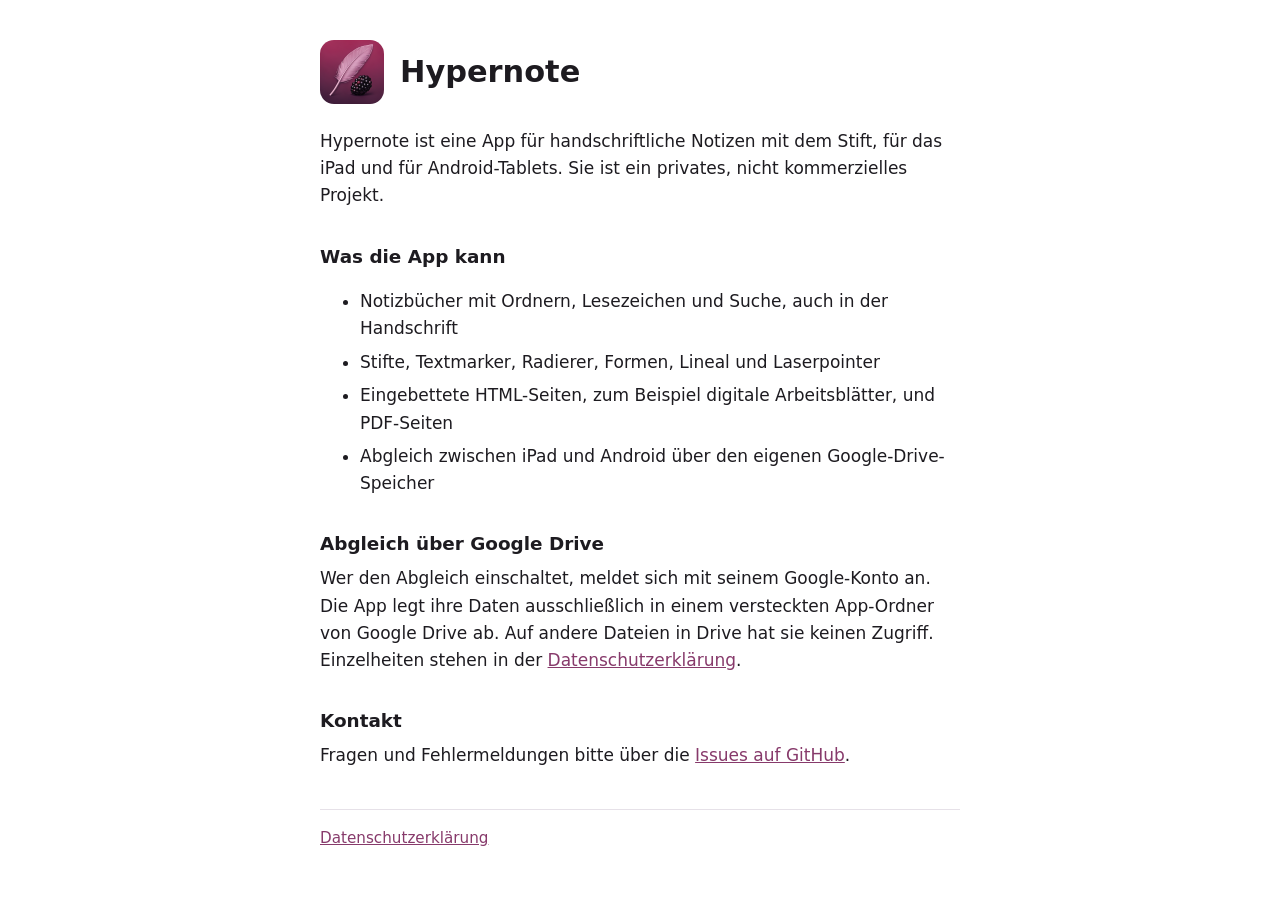
<file: docs/index.html>
<!doctype html>
<html lang="de">
<head>
<meta charset="utf-8">
<meta name="viewport" content="width=device-width, initial-scale=1">
<title>Hypernote</title>
<meta name="description" content="Hypernote: Notizen mit Stift auf iPad und Android-Tablet, abgeglichen über den eigenen Google-Drive-Speicher.">
<link rel="stylesheet" href="style.css">
</head>
<body>
<main>
  <header>
    <img src="icon.png" alt="">
    <h1>Hypernote</h1>
  </header>

  <p>Hypernote ist eine App für handschriftliche Notizen mit dem Stift, für das iPad und für Android-Tablets. Sie ist ein privates, nicht kommerzielles Projekt.</p>

  <h2>Was die App kann</h2>
  <ul>
    <li>Notizbücher mit Ordnern, Lesezeichen und Suche, auch in der Handschrift</li>
    <li>Stifte, Textmarker, Radierer, Formen, Lineal und Laserpointer</li>
    <li>Eingebettete HTML-Seiten, zum Beispiel digitale Arbeitsblätter, und PDF-Seiten</li>
    <li>Abgleich zwischen iPad und Android über den eigenen Google-Drive-Speicher</li>
  </ul>

  <h2>Abgleich über Google Drive</h2>
  <p>Wer den Abgleich einschaltet, meldet sich mit seinem Google-Konto an. Die App legt ihre Daten ausschließlich in einem versteckten App-Ordner von Google Drive ab. Auf andere Dateien in Drive hat sie keinen Zugriff. Einzelheiten stehen in der <a href="datenschutz.html">Datenschutzerklärung</a>.</p>

  <h2>Kontakt</h2>
  <p>Fragen und Fehlermeldungen bitte über die <a href="https://github.com/KoBaum/Hypernote-App/issues">Issues auf GitHub</a>.</p>

  <nav><a href="datenschutz.html">Datenschutzerklärung</a></nav>
</main>
</body>
</html>
</file>
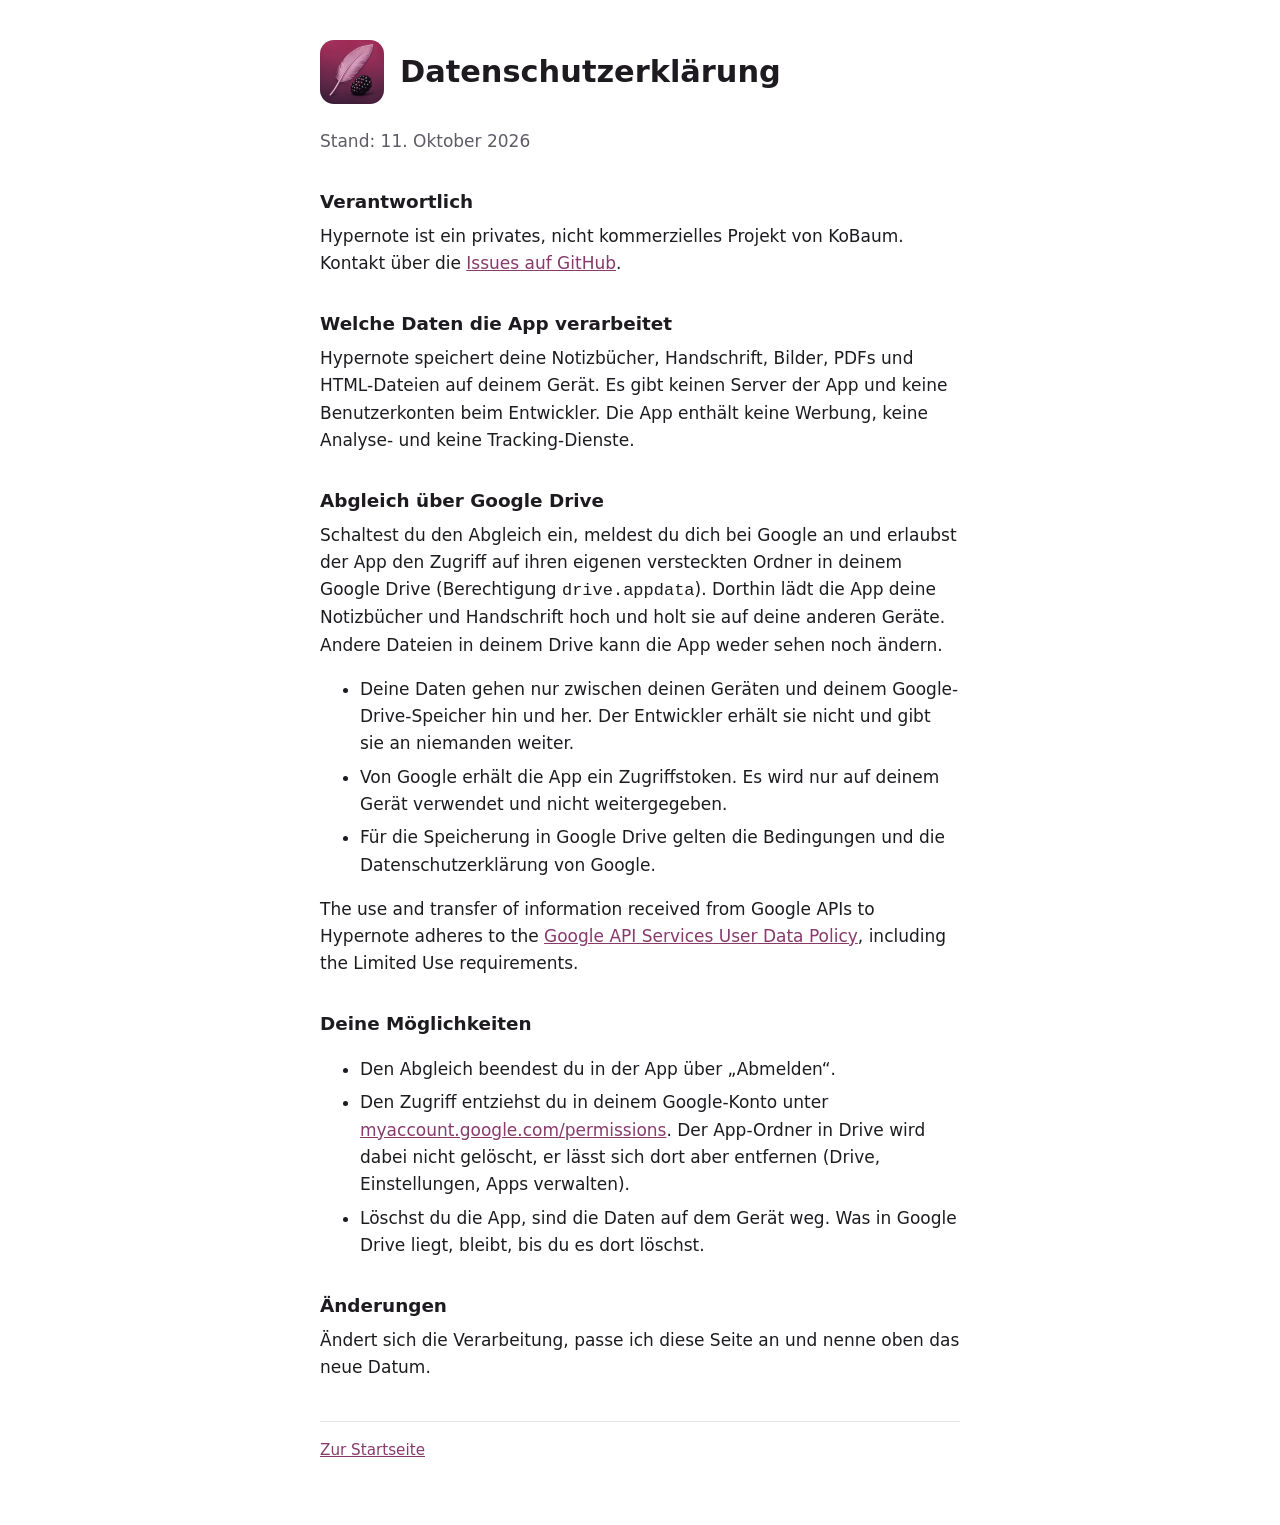
<file: docs/datenschutz.html>
<!doctype html>
<html lang="de">
<head>
<meta charset="utf-8">
<meta name="viewport" content="width=device-width, initial-scale=1">
<title>Datenschutzerklärung – Hypernote</title>
<link rel="stylesheet" href="style.css">
</head>
<body>
<main>
  <header>
    <img src="icon.png" alt="">
    <h1>Datenschutzerklärung</h1>
  </header>

  <p class="muted">Stand: 11. Oktober 2026</p>

  <h2>Verantwortlich</h2>
  <p>Hypernote ist ein privates, nicht kommerzielles Projekt von KoBaum. Kontakt über die <a href="https://github.com/KoBaum/Hypernote-App/issues">Issues auf GitHub</a>.</p>

  <h2>Welche Daten die App verarbeitet</h2>
  <p>Hypernote speichert deine Notizbücher, Handschrift, Bilder, PDFs und HTML-Dateien auf deinem Gerät. Es gibt keinen Server der App und keine Benutzerkonten beim Entwickler. Die App enthält keine Werbung, keine Analyse- und keine Tracking-Dienste.</p>

  <h2>Abgleich über Google Drive</h2>
  <p>Schaltest du den Abgleich ein, meldest du dich bei Google an und erlaubst der App den Zugriff auf ihren eigenen versteckten Ordner in deinem Google Drive (Berechtigung <code>drive.appdata</code>). Dorthin lädt die App deine Notizbücher und Handschrift hoch und holt sie auf deine anderen Geräte. Andere Dateien in deinem Drive kann die App weder sehen noch ändern.</p>
  <ul>
    <li>Deine Daten gehen nur zwischen deinen Geräten und deinem Google-Drive-Speicher hin und her. Der Entwickler erhält sie nicht und gibt sie an niemanden weiter.</li>
    <li>Von Google erhält die App ein Zugriffstoken. Es wird nur auf deinem Gerät verwendet und nicht weitergegeben.</li>
    <li>Für die Speicherung in Google Drive gelten die Bedingungen und die Datenschutzerklärung von Google.</li>
  </ul>
  <p>The use and transfer of information received from Google APIs to Hypernote adheres to the <a href="https://developers.google.com/terms/api-services-user-data-policy">Google API Services User Data Policy</a>, including the Limited Use requirements.</p>

  <h2>Deine Möglichkeiten</h2>
  <ul>
    <li>Den Abgleich beendest du in der App über „Abmelden“.</li>
    <li>Den Zugriff entziehst du in deinem Google-Konto unter <a href="https://myaccount.google.com/permissions">myaccount.google.com/permissions</a>. Der App-Ordner in Drive wird dabei nicht gelöscht, er lässt sich dort aber entfernen (Drive, Einstellungen, Apps verwalten).</li>
    <li>Löschst du die App, sind die Daten auf dem Gerät weg. Was in Google Drive liegt, bleibt, bis du es dort löschst.</li>
  </ul>

  <h2>Änderungen</h2>
  <p>Ändert sich die Verarbeitung, passe ich diese Seite an und nenne oben das neue Datum.</p>

  <nav><a href="index.html">Zur Startseite</a></nav>
</main>
</body>
</html>
</file>
<file: docs/style.css>
:root { --bg: #ffffff; --text: #1d1b20; --muted: #5f5b66; --accent: #873a6b; --line: #e6e1e8; }
@media (prefers-color-scheme: dark) {
  :root { --bg: #131217; --text: #ece9ef; --muted: #a9a4b0; --accent: #d98bbc; --line: #2d2a33; }
}
* { box-sizing: border-box; }
body { margin: 0; background: var(--bg); color: var(--text); font: 17px/1.6 system-ui, -apple-system, "Segoe UI", Roboto, sans-serif; }
main { max-width: 42rem; margin: 0 auto; padding: 2.5rem 1rem 4rem; }
header { display: flex; align-items: center; gap: 1rem; margin-bottom: 1.5rem; }
header img { width: 64px; height: 64px; border-radius: 14px; }
h1 { font-size: 1.9rem; margin: 0; }
h2 { font-size: 1.15rem; margin: 2rem 0 .4rem; }
p, li { margin: .4rem 0; }
.muted { color: var(--muted); }
a { color: var(--accent); }
nav { margin-top: 2.5rem; padding-top: 1rem; border-top: 1px solid var(--line); font-size: .95rem; }
</file>
